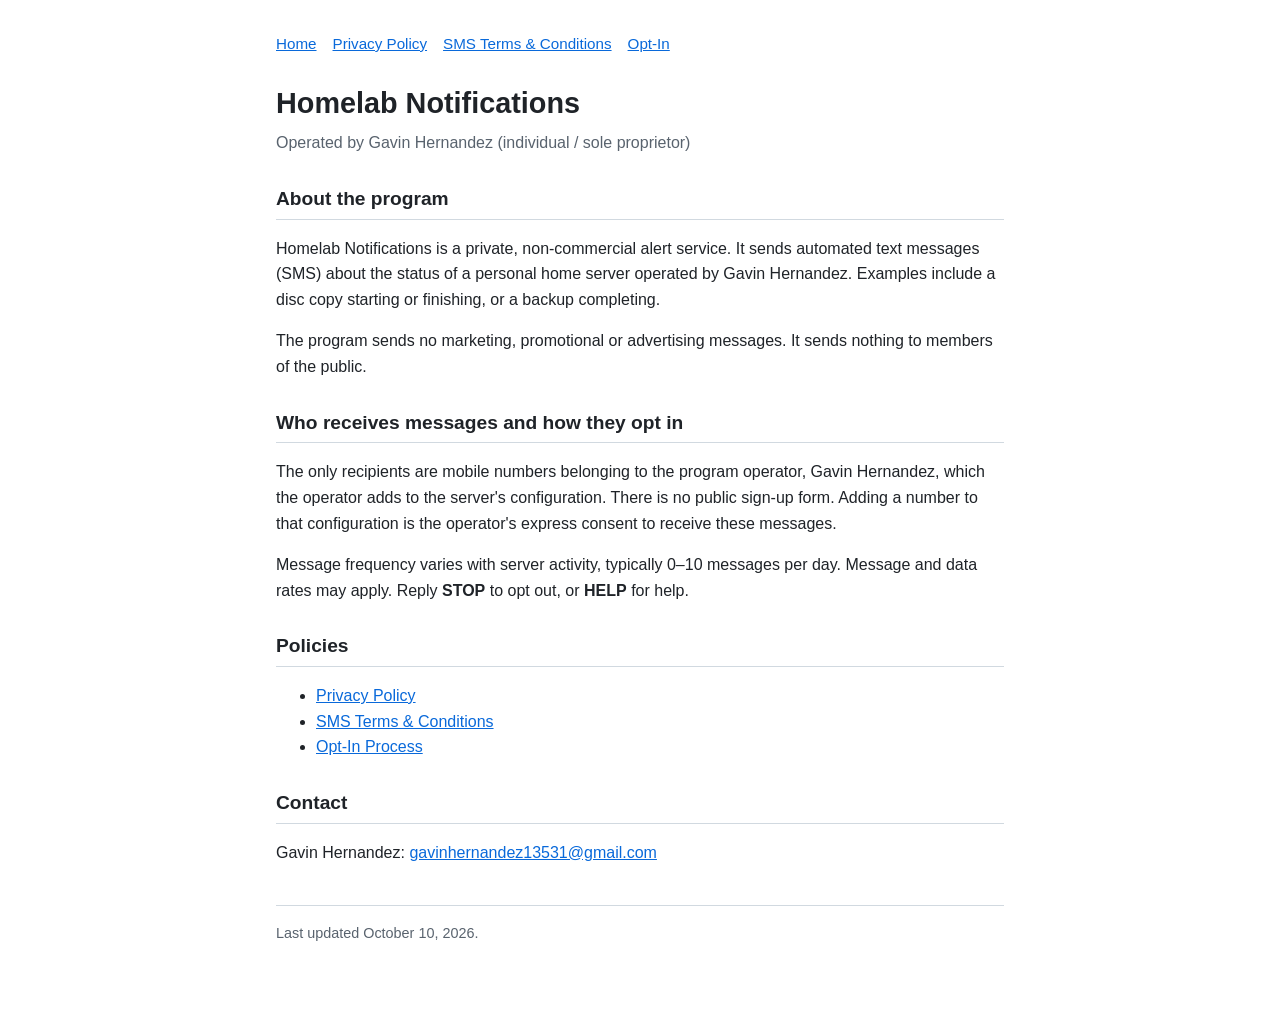
<file: index.html>
<!doctype html>
<html lang="en">
<head>
<meta charset="utf-8">
<meta name="viewport" content="width=device-width, initial-scale=1">
<title>Homelab Notifications</title>
<meta name="description" content="Homelab Notifications: an automated SMS alert program operated by Gavin Hernandez.">
<link rel="stylesheet" href="style.css">
</head>
<body>
<main>
<nav><a href="./">Home</a><a href="privacy.html">Privacy Policy</a><a href="terms.html">SMS Terms &amp; Conditions</a><a href="opt-in.html">Opt-In</a></nav>
<h1>Homelab Notifications</h1>
<p class="meta">Operated by Gavin Hernandez (individual / sole proprietor)</p>

<h2>About the program</h2>
<p>Homelab Notifications is a private, non-commercial alert service. It sends automated text messages (SMS) about the status of a personal home server operated by Gavin Hernandez. Examples include a disc copy starting or finishing, or a backup completing.</p>
<p>The program sends no marketing, promotional or advertising messages. It sends nothing to members of the public.</p>

<h2>Who receives messages and how they opt in</h2>
<p>The only recipients are mobile numbers belonging to the program operator, Gavin Hernandez, which the operator adds to the server's configuration. There is no public sign-up form. Adding a number to that configuration is the operator's express consent to receive these messages.</p>
<p>Message frequency varies with server activity, typically 0–10 messages per day. Message and data rates may apply. Reply <strong>STOP</strong> to opt out, or <strong>HELP</strong> for help.</p>

<h2>Policies</h2>
<ul>
<li><a href="privacy.html">Privacy Policy</a></li>
<li><a href="terms.html">SMS Terms &amp; Conditions</a></li>
<li><a href="opt-in.html">Opt-In Process</a></li>
</ul>

<h2>Contact</h2>
<p>Gavin Hernandez: <a href="mailto:gavinhernandez13531@gmail.com">gavinhernandez13531@gmail.com</a></p>

<footer>Last updated October 10, 2026.</footer>
</main>
</body>
</html>
</file>
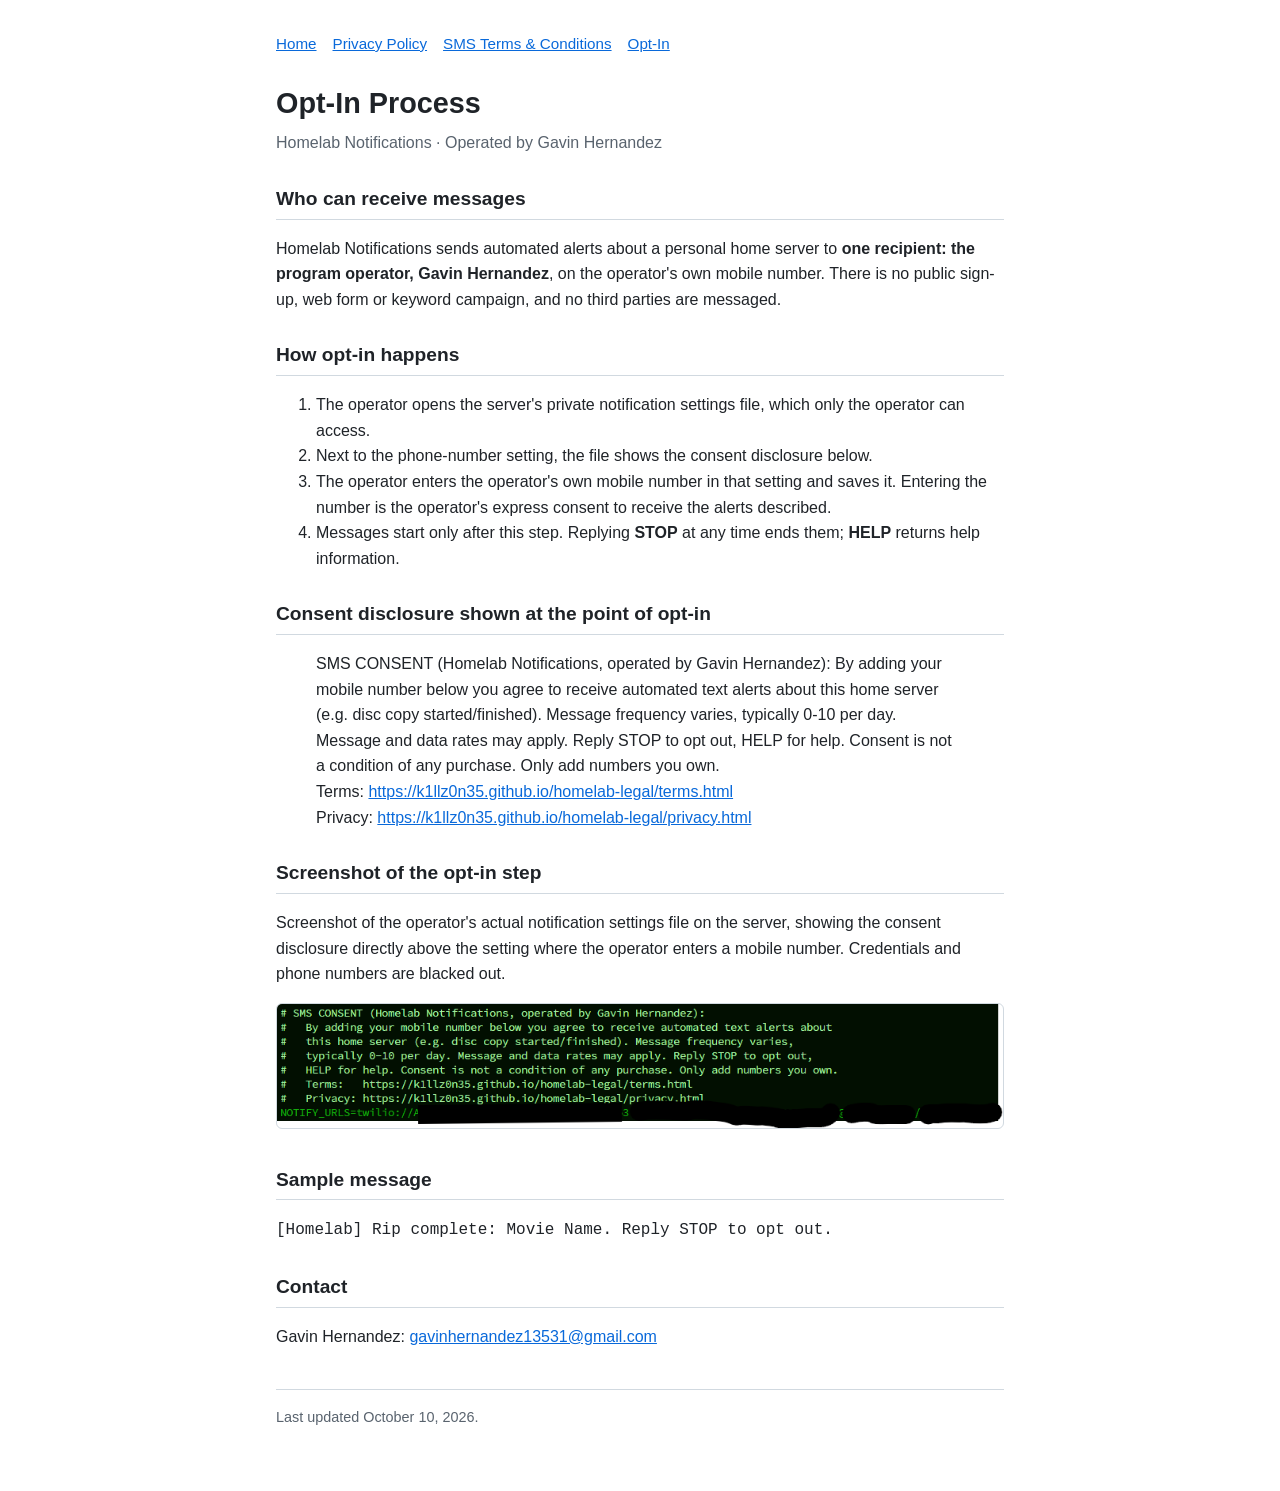
<file: opt-in.html>
<!doctype html>
<html lang="en">
<head>
<meta charset="utf-8">
<meta name="viewport" content="width=device-width, initial-scale=1">
<title>Opt-In Process</title>
<meta name="description" content="How recipients opt in to the Homelab Notifications SMS program operated by Gavin Hernandez.">
<link rel="stylesheet" href="style.css">
</head>
<body>
<main>
<nav><a href="./">Home</a><a href="privacy.html">Privacy Policy</a><a href="terms.html">SMS Terms &amp; Conditions</a><a href="opt-in.html">Opt-In</a></nav>
<h1>Opt-In Process</h1>
<p class="meta">Homelab Notifications · Operated by Gavin Hernandez</p>

<h2>Who can receive messages</h2>
<p>Homelab Notifications sends automated alerts about a personal home server to <strong>one recipient: the program operator, Gavin Hernandez</strong>, on the operator's own mobile number. There is no public sign-up, web form or keyword campaign, and no third parties are messaged.</p>

<h2>How opt-in happens</h2>
<ol>
<li>The operator opens the server's private notification settings file, which only the operator can access.</li>
<li>Next to the phone-number setting, the file shows the consent disclosure below.</li>
<li>The operator enters the operator's own mobile number in that setting and saves it. Entering the number is the operator's express consent to receive the alerts described.</li>
<li>Messages start only after this step. Replying <strong>STOP</strong> at any time ends them; <strong>HELP</strong> returns help information.</li>
</ol>

<h2>Consent disclosure shown at the point of opt-in</h2>
<blockquote>
<p>SMS CONSENT (Homelab Notifications, operated by Gavin Hernandez): By adding your mobile number below you agree to receive automated text alerts about this home server (e.g. disc copy started/finished). Message frequency varies, typically 0-10 per day. Message and data rates may apply. Reply STOP to opt out, HELP for help. Consent is not a condition of any purchase. Only add numbers you own.<br>
Terms: <a href="terms.html">https://k1llz0n35.github.io/homelab-legal/terms.html</a><br>
Privacy: <a href="privacy.html">https://k1llz0n35.github.io/homelab-legal/privacy.html</a></p>
</blockquote>

<h2>Screenshot of the opt-in step</h2>
<p>Screenshot of the operator's actual notification settings file on the server, showing the consent disclosure directly above the setting where the operator enters a mobile number. Credentials and phone numbers are blacked out.</p>
<p><a href="opt-in.png"><img src="opt-in.png" alt="Server notification settings file showing the SMS consent disclosure above the NOTIFY_URLS setting, with the Twilio credentials and phone numbers redacted" style="max-width:100%;height:auto;border:1px solid var(--border);border-radius:6px"></a></p>

<h2>Sample message</h2>
<p><code>[Homelab] Rip complete: Movie Name. Reply STOP to opt out.</code></p>

<h2>Contact</h2>
<p>Gavin Hernandez: <a href="mailto:gavinhernandez13531@gmail.com">gavinhernandez13531@gmail.com</a></p>
<footer>Last updated October 10, 2026.</footer>
</main>
</body>
</html>
</file>
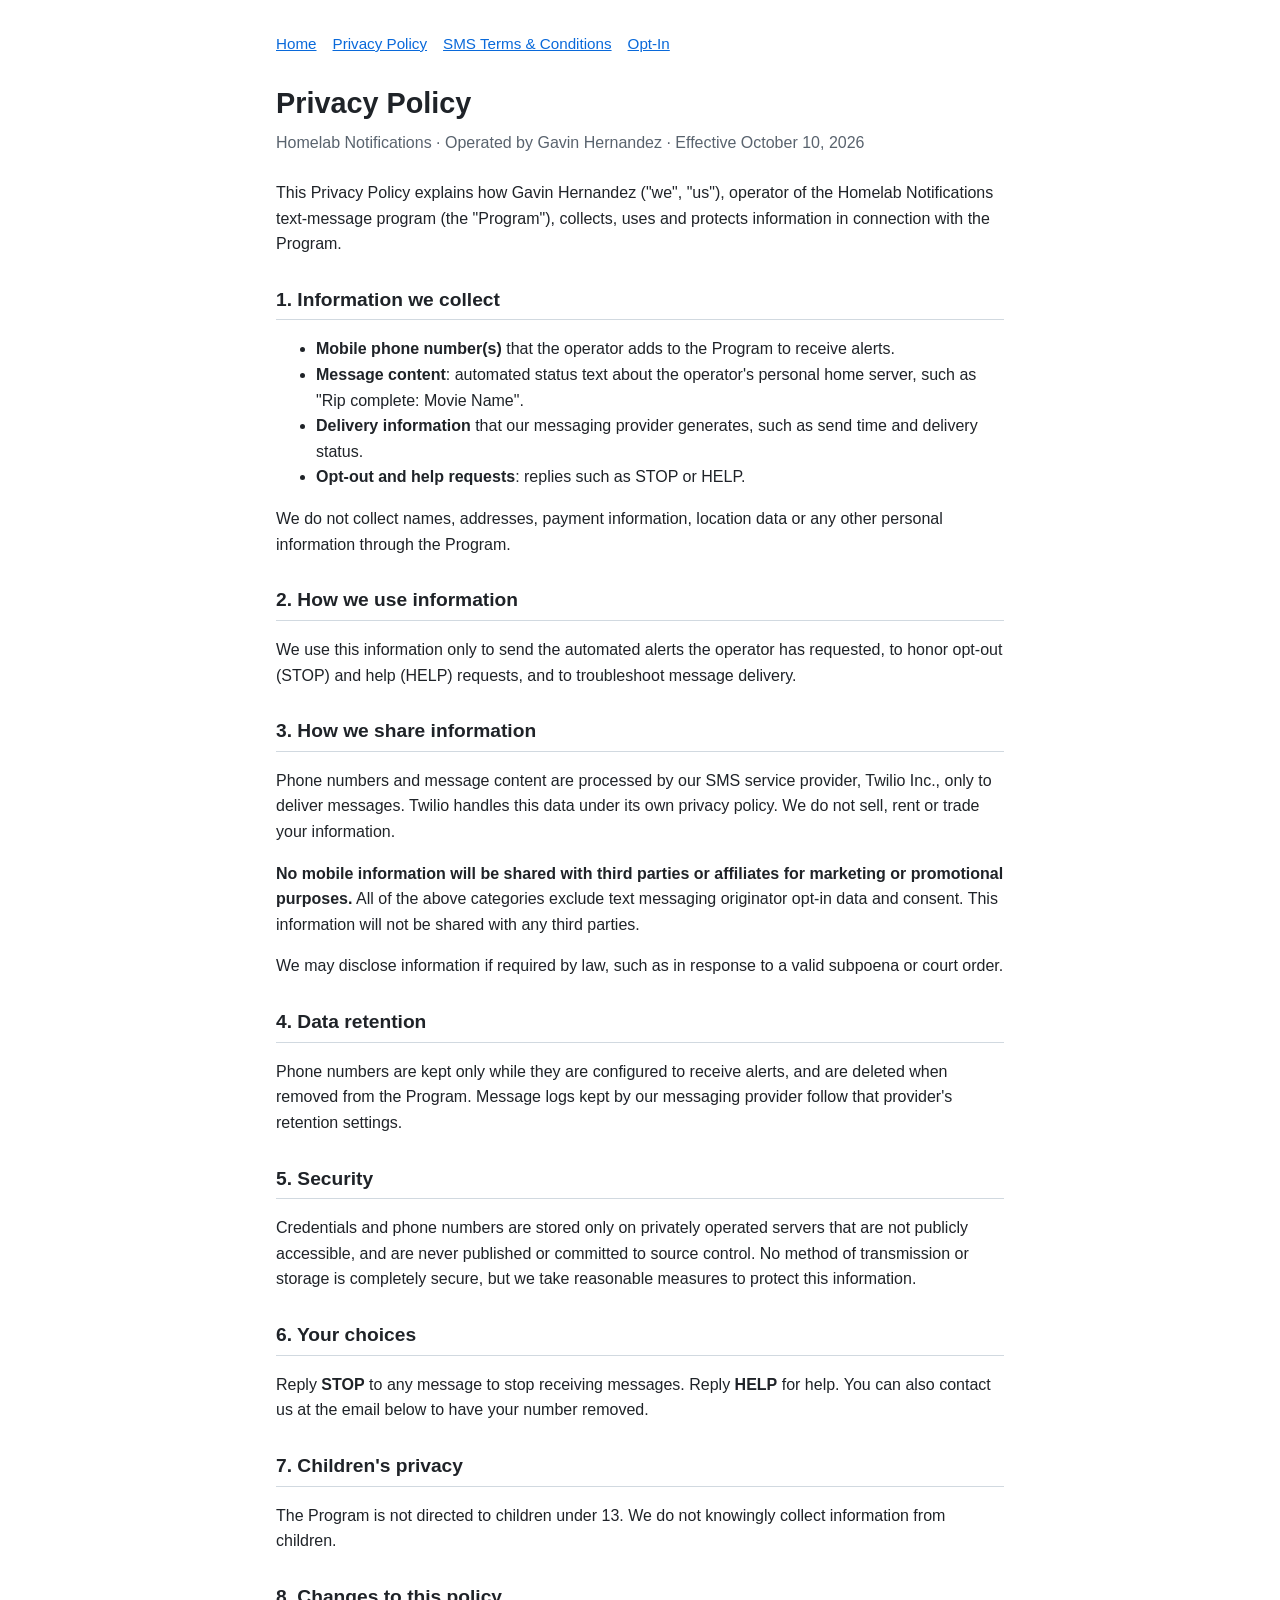
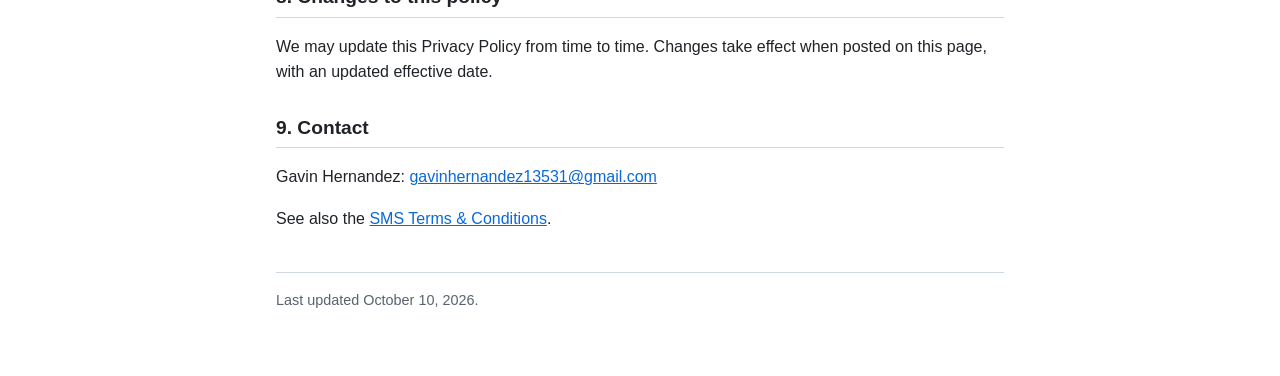
<file: privacy.html>
<!doctype html>
<html lang="en">
<head>
<meta charset="utf-8">
<meta name="viewport" content="width=device-width, initial-scale=1">
<title>Privacy Policy</title>
<meta name="description" content="Privacy Policy for the Homelab Notifications SMS program operated by Gavin Hernandez.">
<link rel="stylesheet" href="style.css">
</head>
<body>
<main>
<nav><a href="./">Home</a><a href="privacy.html">Privacy Policy</a><a href="terms.html">SMS Terms &amp; Conditions</a><a href="opt-in.html">Opt-In</a></nav>
<h1>Privacy Policy</h1>
<p class="meta">Homelab Notifications · Operated by Gavin Hernandez · Effective October 10, 2026</p>

<p>This Privacy Policy explains how Gavin Hernandez ("we", "us"), operator of the Homelab Notifications text-message program (the "Program"), collects, uses and protects information in connection with the Program.</p>

<h2>1. Information we collect</h2>
<ul>
<li><strong>Mobile phone number(s)</strong> that the operator adds to the Program to receive alerts.</li>
<li><strong>Message content</strong>: automated status text about the operator's personal home server, such as "Rip complete: Movie Name".</li>
<li><strong>Delivery information</strong> that our messaging provider generates, such as send time and delivery status.</li>
<li><strong>Opt-out and help requests</strong>: replies such as STOP or HELP.</li>
</ul>
<p>We do not collect names, addresses, payment information, location data or any other personal information through the Program.</p>

<h2>2. How we use information</h2>
<p>We use this information only to send the automated alerts the operator has requested, to honor opt-out (STOP) and help (HELP) requests, and to troubleshoot message delivery.</p>

<h2>3. How we share information</h2>
<p>Phone numbers and message content are processed by our SMS service provider, Twilio Inc., only to deliver messages. Twilio handles this data under its own privacy policy. We do not sell, rent or trade your information.</p>
<p><strong>No mobile information will be shared with third parties or affiliates for marketing or promotional purposes.</strong> All of the above categories exclude text messaging originator opt-in data and consent. This information will not be shared with any third parties.</p>
<p>We may disclose information if required by law, such as in response to a valid subpoena or court order.</p>

<h2>4. Data retention</h2>
<p>Phone numbers are kept only while they are configured to receive alerts, and are deleted when removed from the Program. Message logs kept by our messaging provider follow that provider's retention settings.</p>

<h2>5. Security</h2>
<p>Credentials and phone numbers are stored only on privately operated servers that are not publicly accessible, and are never published or committed to source control. No method of transmission or storage is completely secure, but we take reasonable measures to protect this information.</p>

<h2>6. Your choices</h2>
<p>Reply <strong>STOP</strong> to any message to stop receiving messages. Reply <strong>HELP</strong> for help. You can also contact us at the email below to have your number removed.</p>

<h2>7. Children's privacy</h2>
<p>The Program is not directed to children under 13. We do not knowingly collect information from children.</p>

<h2>8. Changes to this policy</h2>
<p>We may update this Privacy Policy from time to time. Changes take effect when posted on this page, with an updated effective date.</p>

<h2>9. Contact</h2>
<p>Gavin Hernandez: <a href="mailto:gavinhernandez13531@gmail.com">gavinhernandez13531@gmail.com</a></p>

<p>See also the <a href="terms.html">SMS Terms &amp; Conditions</a>.</p>
<footer>Last updated October 10, 2026.</footer>
</main>
</body>
</html>
</file>
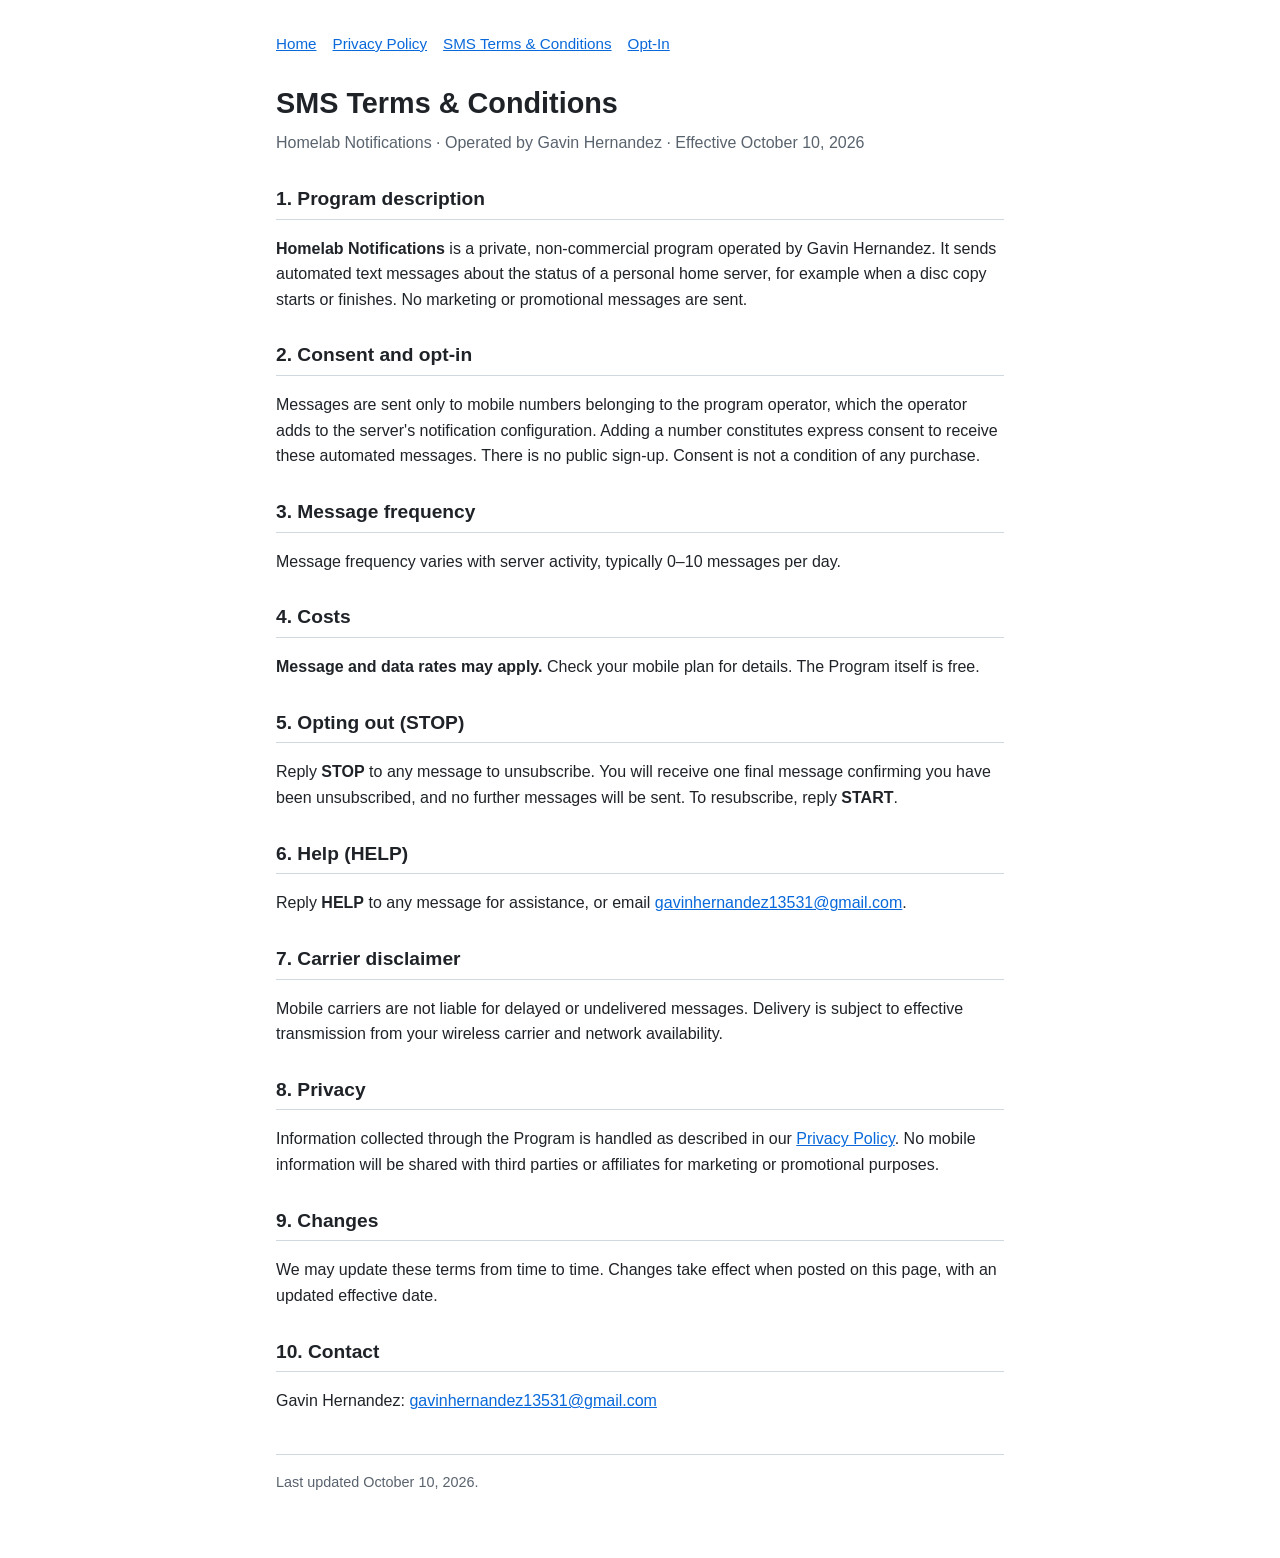
<file: terms.html>
<!doctype html>
<html lang="en">
<head>
<meta charset="utf-8">
<meta name="viewport" content="width=device-width, initial-scale=1">
<title>SMS Terms and Conditions</title>
<meta name="description" content="SMS Terms and Conditions for the Homelab Notifications program operated by Gavin Hernandez.">
<link rel="stylesheet" href="style.css">
</head>
<body>
<main>
<nav><a href="./">Home</a><a href="privacy.html">Privacy Policy</a><a href="terms.html">SMS Terms &amp; Conditions</a><a href="opt-in.html">Opt-In</a></nav>
<h1>SMS Terms &amp; Conditions</h1>
<p class="meta">Homelab Notifications · Operated by Gavin Hernandez · Effective October 10, 2026</p>

<h2>1. Program description</h2>
<p><strong>Homelab Notifications</strong> is a private, non-commercial program operated by Gavin Hernandez. It sends automated text messages about the status of a personal home server, for example when a disc copy starts or finishes. No marketing or promotional messages are sent.</p>

<h2>2. Consent and opt-in</h2>
<p>Messages are sent only to mobile numbers belonging to the program operator, which the operator adds to the server's notification configuration. Adding a number constitutes express consent to receive these automated messages. There is no public sign-up. Consent is not a condition of any purchase.</p>

<h2>3. Message frequency</h2>
<p>Message frequency varies with server activity, typically 0–10 messages per day.</p>

<h2>4. Costs</h2>
<p><strong>Message and data rates may apply.</strong> Check your mobile plan for details. The Program itself is free.</p>

<h2>5. Opting out (STOP)</h2>
<p>Reply <strong>STOP</strong> to any message to unsubscribe. You will receive one final message confirming you have been unsubscribed, and no further messages will be sent. To resubscribe, reply <strong>START</strong>.</p>

<h2>6. Help (HELP)</h2>
<p>Reply <strong>HELP</strong> to any message for assistance, or email <a href="mailto:gavinhernandez13531@gmail.com">gavinhernandez13531@gmail.com</a>.</p>

<h2>7. Carrier disclaimer</h2>
<p>Mobile carriers are not liable for delayed or undelivered messages. Delivery is subject to effective transmission from your wireless carrier and network availability.</p>

<h2>8. Privacy</h2>
<p>Information collected through the Program is handled as described in our <a href="privacy.html">Privacy Policy</a>. No mobile information will be shared with third parties or affiliates for marketing or promotional purposes.</p>

<h2>9. Changes</h2>
<p>We may update these terms from time to time. Changes take effect when posted on this page, with an updated effective date.</p>

<h2>10. Contact</h2>
<p>Gavin Hernandez: <a href="mailto:gavinhernandez13531@gmail.com">gavinhernandez13531@gmail.com</a></p>
<footer>Last updated October 10, 2026.</footer>
</main>
</body>
</html>
</file>
<file: style.css>
:root { --bg:#ffffff; --fg:#1f2328; --muted:#59636e; --link:#0969da; --border:#d1d9e0; }
@media (prefers-color-scheme: dark) { :root { --bg:#0d1117; --fg:#e6edf3; --muted:#9198a1; --link:#4493f8; --border:#3d444d; } }
* { box-sizing: border-box; }
body { margin:0; background:var(--bg); color:var(--fg); font:16px/1.6 -apple-system,BlinkMacSystemFont,"Segoe UI",Roboto,Helvetica,Arial,sans-serif; }
main { max-width: 760px; margin: 0 auto; padding: 32px 16px 64px; }
h1 { font-size: 1.8rem; margin: 0 0 4px; }
h2 { font-size: 1.2rem; margin: 28px 0 8px; border-bottom: 1px solid var(--border); padding-bottom: 4px; }
.meta { color: var(--muted); margin: 0 0 24px; }
a { color: var(--link); }
nav { margin-bottom: 24px; font-size: .95rem; }
nav a { margin-right: 16px; }
footer { margin-top: 40px; padding-top: 16px; border-top: 1px solid var(--border); color: var(--muted); font-size: .9rem; }
</file>
